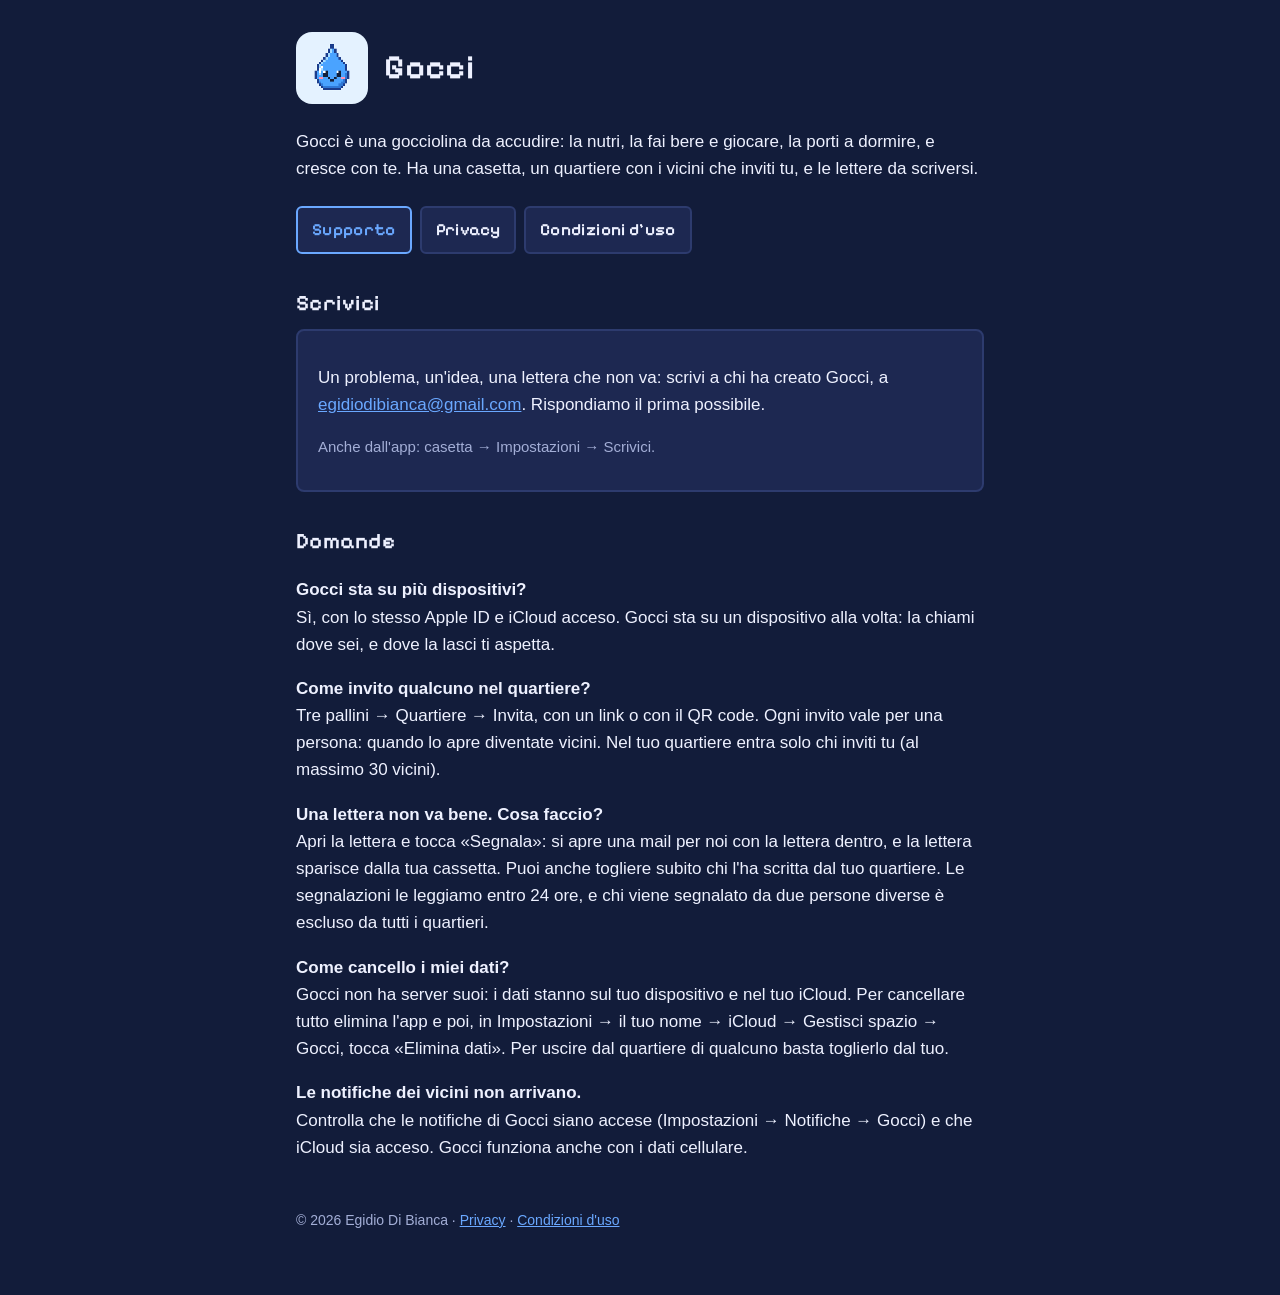
<file: index.html>
<!doctype html>
<html lang="it">
<head>
  <meta charset="utf-8" />
  <meta name="viewport" content="width=device-width, initial-scale=1" />
  <title>Gocci</title>
  <meta http-equiv="refresh" content="0; url=gocci/" />
  <link rel="canonical" href="gocci/" />
</head>
<body>
  <p><a href="gocci/">Gocci</a></p>
</body>
</html>
</file>
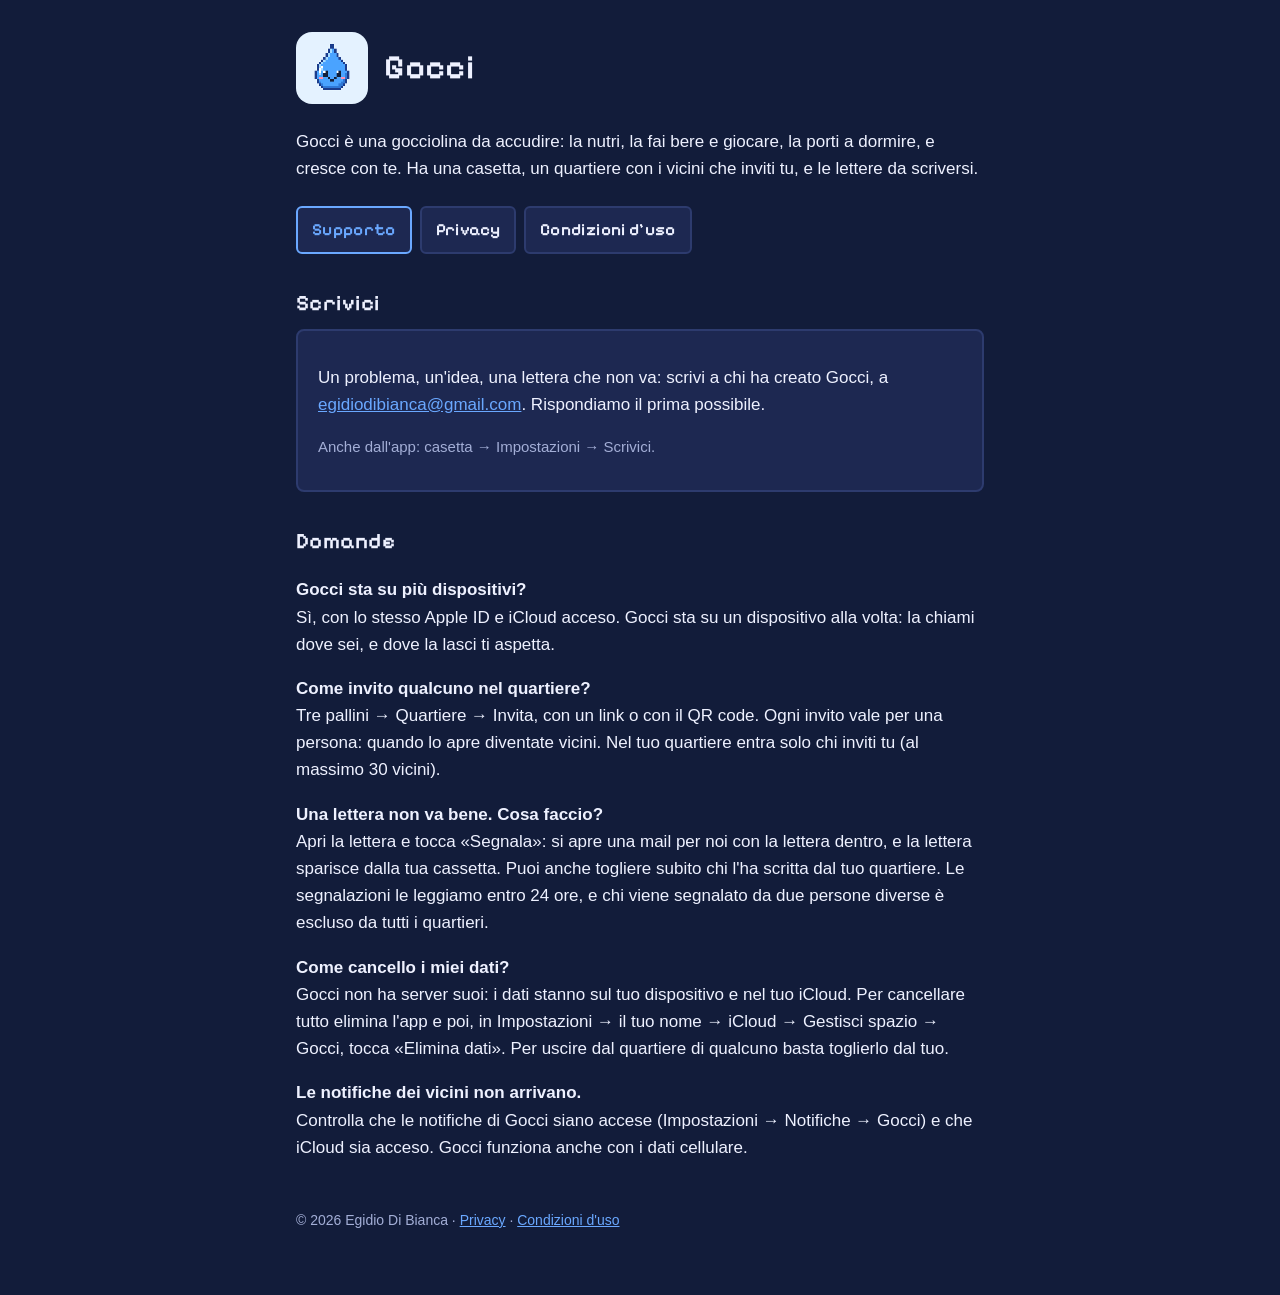
<file: gocci/index.html>
<!doctype html>
<html lang="it">
<head>
  <meta charset="utf-8" />
  <meta name="viewport" content="width=device-width, initial-scale=1" />
  <title>Gocci · Supporto</title>
  <meta name="description" content="Gocci, la gocciolina da accudire sull'iPhone: aiuto, domande e contatti." />
  <link rel="icon" href="favicon.png" />
  <link rel="stylesheet" href="stile.css" />
</head>
<body>
<main>
  <header>
    <img src="gocci.png" alt="Gocci" />
    <h1>Gocci</h1>
  </header>
  <p>Gocci è una gocciolina da accudire: la nutri, la fai bere e giocare, la porti a dormire, e cresce con te. Ha una casetta, un quartiere con i vicini che inviti tu, e le lettere da scriversi.</p>

  <nav>
    <a href="./" aria-current="page">Supporto</a>
    <a href="privacy.html">Privacy</a>
    <a href="condizioni.html">Condizioni d'uso</a>
  </nav>

  <h2>Scrivici</h2>
  <div class="card">
    <p>Un problema, un'idea, una lettera che non va: scrivi a chi ha creato Gocci, a <a href="mailto:egidiodibianca@gmail.com">egidiodibianca@gmail.com</a>. Rispondiamo il prima possibile.</p>
    <p class="muted">Anche dall'app: casetta → Impostazioni → Scrivici.</p>
  </div>

  <h2>Domande</h2>

  <p><strong>Gocci sta su più dispositivi?</strong><br />
  Sì, con lo stesso Apple ID e iCloud acceso. Gocci sta su un dispositivo alla volta: la chiami dove sei, e dove la lasci ti aspetta.</p>

  <p><strong>Come invito qualcuno nel quartiere?</strong><br />
  Tre pallini → Quartiere → Invita, con un link o con il QR code. Ogni invito vale per una persona: quando lo apre diventate vicini. Nel tuo quartiere entra solo chi inviti tu (al massimo 30 vicini).</p>

  <p><strong>Una lettera non va bene. Cosa faccio?</strong><br />
  Apri la lettera e tocca «Segnala»: si apre una mail per noi con la lettera dentro, e la lettera sparisce dalla tua cassetta. Puoi anche togliere subito chi l'ha scritta dal tuo quartiere. Le segnalazioni le leggiamo entro 24 ore, e chi viene segnalato da due persone diverse è escluso da tutti i quartieri.</p>

  <p><strong>Come cancello i miei dati?</strong><br />
  Gocci non ha server suoi: i dati stanno sul tuo dispositivo e nel tuo iCloud. Per cancellare tutto elimina l'app e poi, in Impostazioni → il tuo nome → iCloud → Gestisci spazio → Gocci, tocca «Elimina dati». Per uscire dal quartiere di qualcuno basta toglierlo dal tuo.</p>

  <p><strong>Le notifiche dei vicini non arrivano.</strong><br />
  Controlla che le notifiche di Gocci siano accese (Impostazioni → Notifiche → Gocci) e che iCloud sia acceso. Gocci funziona anche con i dati cellulare.</p>

  <footer>© 2026 Egidio Di Bianca · <a href="privacy.html">Privacy</a> · <a href="condizioni.html">Condizioni d'uso</a></footer>
</main>
</body>
</html>
</file>
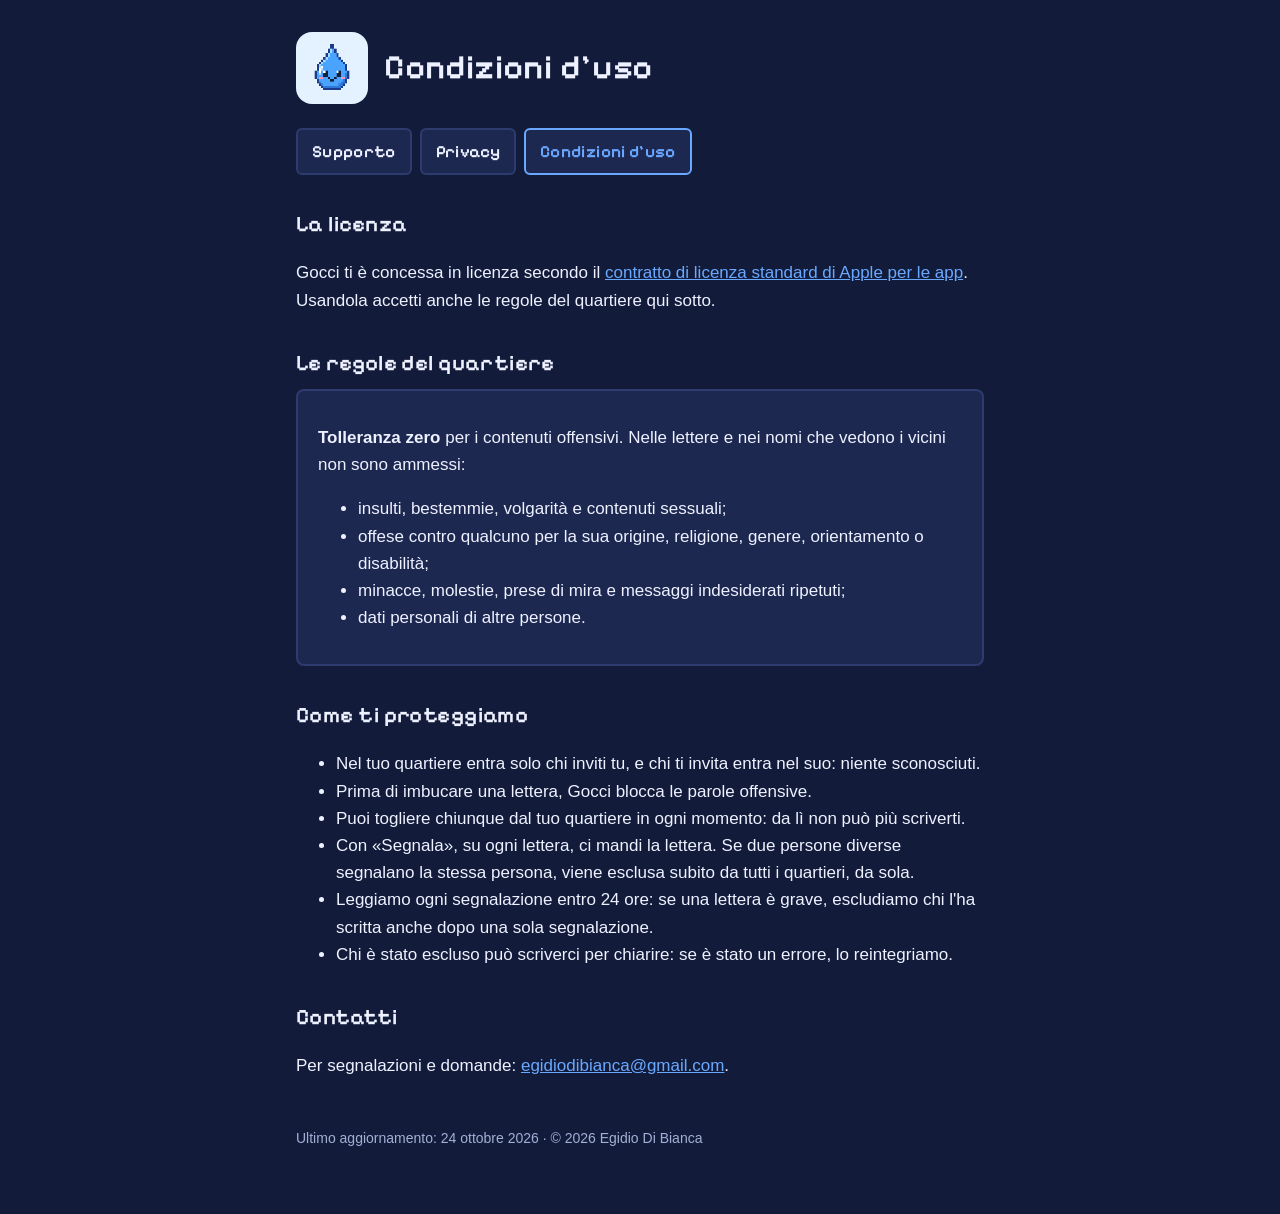
<file: gocci/condizioni.html>
<!doctype html>
<html lang="it">
<head>
  <meta charset="utf-8" />
  <meta name="viewport" content="width=device-width, initial-scale=1" />
  <title>Gocci · Condizioni d'uso</title>
  <meta name="description" content="Le condizioni d'uso di Gocci e le regole del quartiere." />
  <link rel="icon" href="favicon.png" />
  <link rel="stylesheet" href="stile.css" />
</head>
<body>
<main>
  <header>
    <img src="gocci.png" alt="Gocci" />
    <h1>Condizioni d'uso</h1>
  </header>

  <nav>
    <a href="./">Supporto</a>
    <a href="privacy.html">Privacy</a>
    <a href="condizioni.html" aria-current="page">Condizioni d'uso</a>
  </nav>

  <h2>La licenza</h2>
  <p>Gocci ti è concessa in licenza secondo il <a href="https://www.apple.com/legal/internet-services/itunes/dev/stdeula/">contratto di licenza standard di Apple per le app</a>. Usandola accetti anche le regole del quartiere qui sotto.</p>

  <h2>Le regole del quartiere</h2>
  <div class="card">
    <p><strong>Tolleranza zero</strong> per i contenuti offensivi. Nelle lettere e nei nomi che vedono i vicini non sono ammessi:</p>
    <ul>
      <li>insulti, bestemmie, volgarità e contenuti sessuali;</li>
      <li>offese contro qualcuno per la sua origine, religione, genere, orientamento o disabilità;</li>
      <li>minacce, molestie, prese di mira e messaggi indesiderati ripetuti;</li>
      <li>dati personali di altre persone.</li>
    </ul>
  </div>

  <h2>Come ti proteggiamo</h2>
  <ul>
    <li>Nel tuo quartiere entra solo chi inviti tu, e chi ti invita entra nel suo: niente sconosciuti.</li>
    <li>Prima di imbucare una lettera, Gocci blocca le parole offensive.</li>
    <li>Puoi togliere chiunque dal tuo quartiere in ogni momento: da lì non può più scriverti.</li>
    <li>Con «Segnala», su ogni lettera, ci mandi la lettera. Se due persone diverse segnalano la stessa persona, viene esclusa subito da tutti i quartieri, da sola.</li>
    <li>Leggiamo ogni segnalazione entro 24 ore: se una lettera è grave, escludiamo chi l'ha scritta anche dopo una sola segnalazione.</li>
    <li>Chi è stato escluso può scriverci per chiarire: se è stato un errore, lo reintegriamo.</li>
  </ul>

  <h2>Contatti</h2>
  <p>Per segnalazioni e domande: <a href="mailto:egidiodibianca@gmail.com">egidiodibianca@gmail.com</a>.</p>

  <footer>Ultimo aggiornamento: 24 ottobre 2026 · © 2026 Egidio Di Bianca</footer>
</main>
</body>
</html>
</file>
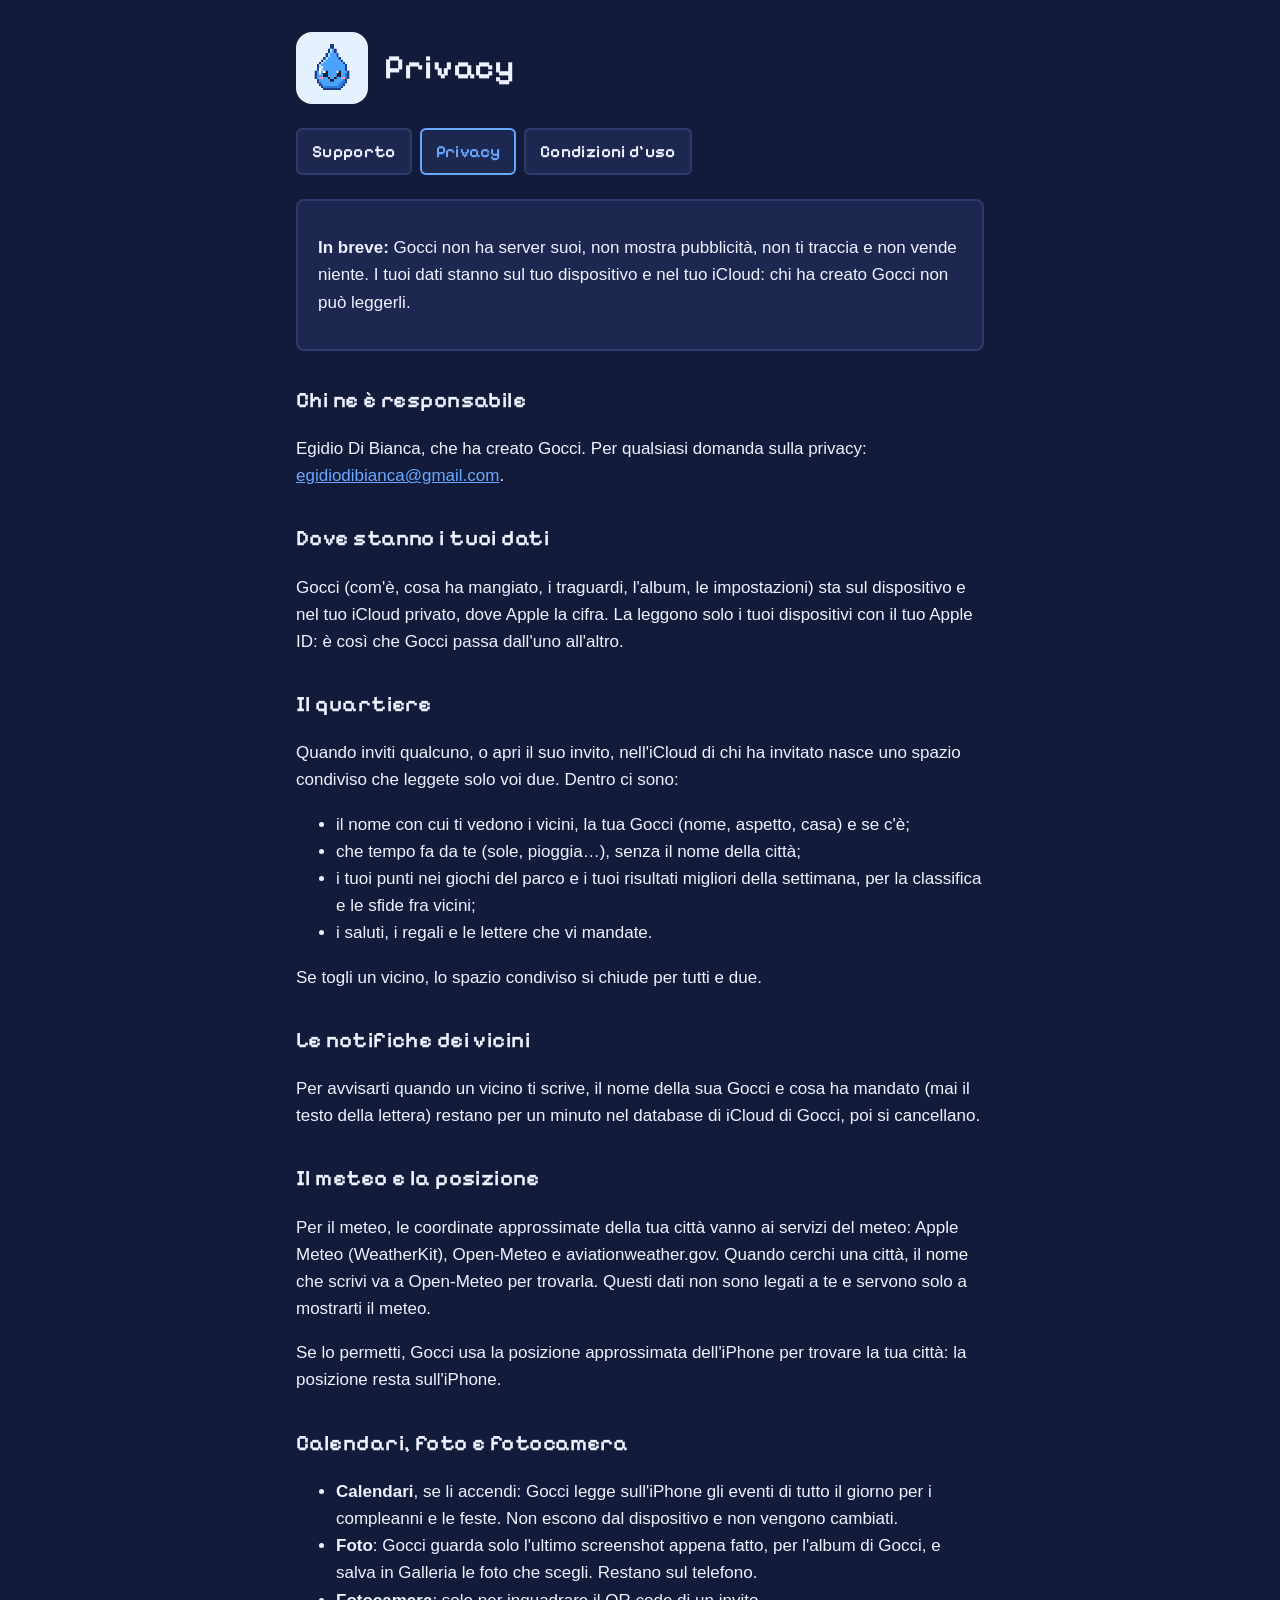
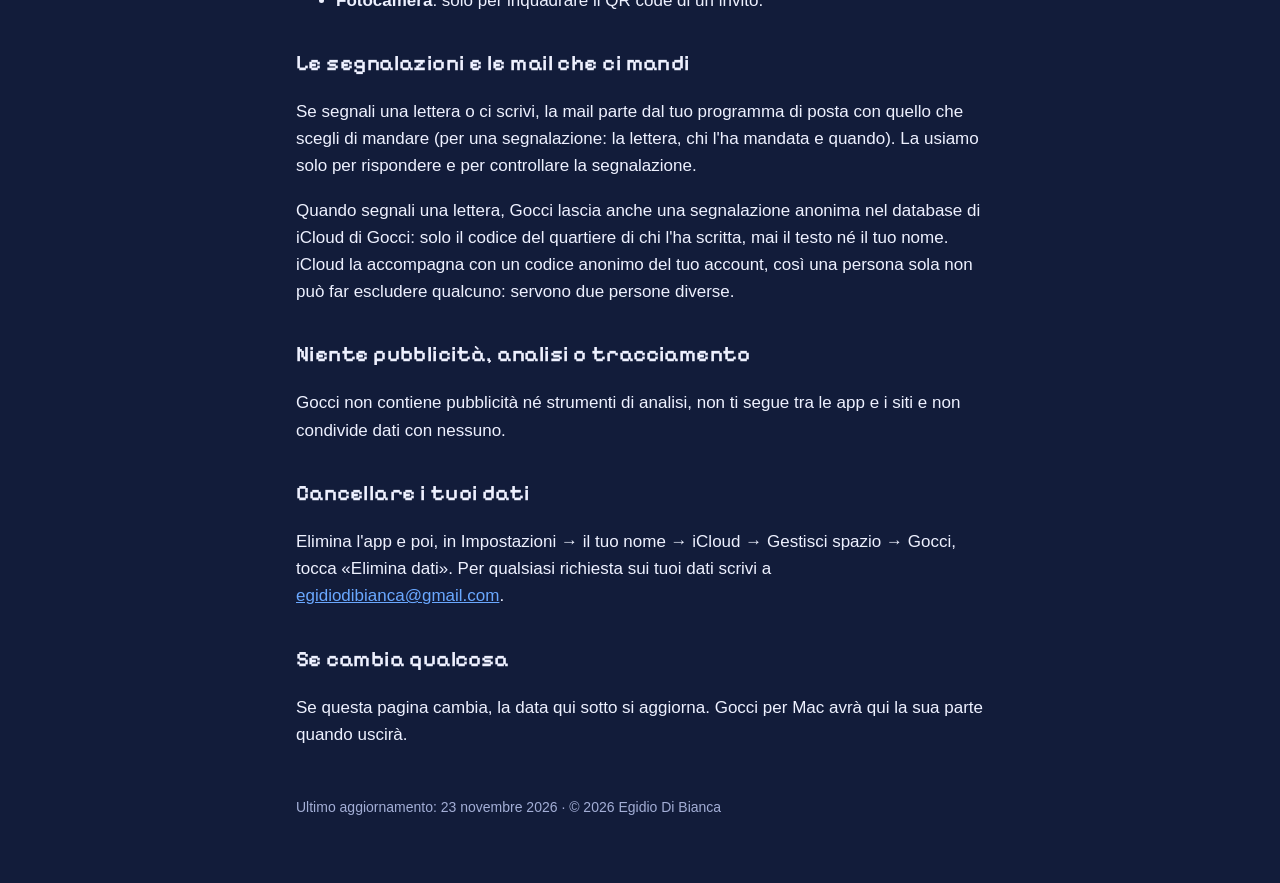
<file: gocci/privacy.html>
<!doctype html>
<html lang="it">
<head>
  <meta charset="utf-8" />
  <meta name="viewport" content="width=device-width, initial-scale=1" />
  <title>Gocci · Privacy</title>
  <meta name="description" content="Come Gocci tratta i tuoi dati: niente server, niente pubblicità, niente tracciamento." />
  <link rel="icon" href="favicon.png" />
  <link rel="stylesheet" href="stile.css" />
</head>
<body>
<main>
  <header>
    <img src="gocci.png" alt="Gocci" />
    <h1>Privacy</h1>
  </header>

  <nav>
    <a href="./">Supporto</a>
    <a href="privacy.html" aria-current="page">Privacy</a>
    <a href="condizioni.html">Condizioni d'uso</a>
  </nav>

  <div class="card">
    <p><strong>In breve:</strong> Gocci non ha server suoi, non mostra pubblicità, non ti traccia e non vende niente. I tuoi dati stanno sul tuo dispositivo e nel tuo iCloud: chi ha creato Gocci non può leggerli.</p>
  </div>

  <h2>Chi ne è responsabile</h2>
  <p>Egidio Di Bianca, che ha creato Gocci. Per qualsiasi domanda sulla privacy: <a href="mailto:egidiodibianca@gmail.com">egidiodibianca@gmail.com</a>.</p>

  <h2>Dove stanno i tuoi dati</h2>
  <p>Gocci (com'è, cosa ha mangiato, i traguardi, l'album, le impostazioni) sta sul dispositivo e nel tuo iCloud privato, dove Apple la cifra. La leggono solo i tuoi dispositivi con il tuo Apple ID: è così che Gocci passa dall'uno all'altro.</p>

  <h2>Il quartiere</h2>
  <p>Quando inviti qualcuno, o apri il suo invito, nell'iCloud di chi ha invitato nasce uno spazio condiviso che leggete solo voi due. Dentro ci sono:</p>
  <ul>
    <li>il nome con cui ti vedono i vicini, la tua Gocci (nome, aspetto, casa) e se c'è;</li>
    <li>che tempo fa da te (sole, pioggia…), senza il nome della città;</li>
    <li>i tuoi punti nei giochi del parco e i tuoi risultati migliori della settimana, per la classifica e le sfide fra vicini;</li>
    <li>i saluti, i regali e le lettere che vi mandate.</li>
  </ul>
  <p>Se togli un vicino, lo spazio condiviso si chiude per tutti e due.</p>

  <h2>Le notifiche dei vicini</h2>
  <p>Per avvisarti quando un vicino ti scrive, il nome della sua Gocci e cosa ha mandato (mai il testo della lettera) restano per un minuto nel database di iCloud di Gocci, poi si cancellano.</p>

  <h2>Il meteo e la posizione</h2>
  <p>Per il meteo, le coordinate approssimate della tua città vanno ai servizi del meteo: Apple Meteo (WeatherKit), Open-Meteo e aviationweather.gov. Quando cerchi una città, il nome che scrivi va a Open-Meteo per trovarla. Questi dati non sono legati a te e servono solo a mostrarti il meteo.</p>
  <p>Se lo permetti, Gocci usa la posizione approssimata dell'iPhone per trovare la tua città: la posizione resta sull'iPhone.</p>

  <h2>Calendari, foto e fotocamera</h2>
  <ul>
    <li><strong>Calendari</strong>, se li accendi: Gocci legge sull'iPhone gli eventi di tutto il giorno per i compleanni e le feste. Non escono dal dispositivo e non vengono cambiati.</li>
    <li><strong>Foto</strong>: Gocci guarda solo l'ultimo screenshot appena fatto, per l'album di Gocci, e salva in Galleria le foto che scegli. Restano sul telefono.</li>
    <li><strong>Fotocamera</strong>: solo per inquadrare il QR code di un invito.</li>
  </ul>

  <h2>Le segnalazioni e le mail che ci mandi</h2>
  <p>Se segnali una lettera o ci scrivi, la mail parte dal tuo programma di posta con quello che scegli di mandare (per una segnalazione: la lettera, chi l'ha mandata e quando). La usiamo solo per rispondere e per controllare la segnalazione.</p>
  <p>Quando segnali una lettera, Gocci lascia anche una segnalazione anonima nel database di iCloud di Gocci: solo il codice del quartiere di chi l'ha scritta, mai il testo né il tuo nome. iCloud la accompagna con un codice anonimo del tuo account, così una persona sola non può far escludere qualcuno: servono due persone diverse.</p>

  <h2>Niente pubblicità, analisi o tracciamento</h2>
  <p>Gocci non contiene pubblicità né strumenti di analisi, non ti segue tra le app e i siti e non condivide dati con nessuno.</p>

  <h2>Cancellare i tuoi dati</h2>
  <p>Elimina l'app e poi, in Impostazioni → il tuo nome → iCloud → Gestisci spazio → Gocci, tocca «Elimina dati». Per qualsiasi richiesta sui tuoi dati scrivi a <a href="mailto:egidiodibianca@gmail.com">egidiodibianca@gmail.com</a>.</p>

  <h2>Se cambia qualcosa</h2>
  <p>Se questa pagina cambia, la data qui sotto si aggiorna. Gocci per Mac avrà qui la sua parte quando uscirà.</p>

  <footer>Ultimo aggiornamento: 23 novembre 2026 · © 2026 Egidio Di Bianca</footer>
</main>
</body>
</html>
</file>
<file: gocci/stile.css>
/* Le pagine pubbliche di Gocci (supporto, privacy, condizioni d'uso): i colori della
   casetta, i titoli nel carattere di Gocci, il testo lungo in quello di sistema. */

@font-face {
  font-family: "Gocci";
  src: url("Gocci-Regular.ttf") format("truetype");
  font-weight: 400;
  font-display: swap;
}

@font-face {
  font-family: "Gocci";
  src: url("Gocci-SemiBold.ttf") format("truetype");
  font-weight: 600;
  font-display: swap;
}

:root {
  --bg: #121c3a;
  --card: #1d2851;
  --edge: #2d3b6e;
  --ink: #eef1ff;
  --muted: #a3aed6;
  --accent: #6aa8ff;
}

* {
  box-sizing: border-box;
}

body {
  margin: 0;
  background: var(--bg);
  color: var(--ink);
  font: 17px/1.6 -apple-system, BlinkMacSystemFont, "Helvetica Neue", Arial, sans-serif;
}

main {
  max-width: 720px;
  margin: 0 auto;
  padding: 32px 16px 64px;
}

header {
  display: flex;
  align-items: center;
  gap: 16px;
  margin-bottom: 24px;
}

header img {
  width: 72px;
  height: 72px;
  border-radius: 16px;
  image-rendering: pixelated;
}

h1,
h2,
nav {
  font-family: "Gocci", -apple-system, sans-serif;
  font-weight: 600;
  letter-spacing: 0.02em;
}

h1 {
  margin: 0;
  font-size: 34px;
  line-height: 1.2;
}

h2 {
  margin: 32px 0 8px;
  font-size: 22px;
}

p,
li {
  color: var(--ink);
}

.muted {
  color: var(--muted);
  font-size: 15px;
}

a {
  color: var(--accent);
}

nav {
  display: flex;
  flex-wrap: wrap;
  gap: 8px;
  margin: 24px 0;
}

nav a {
  padding: 8px 14px;
  background: var(--card);
  border: 2px solid var(--edge);
  border-radius: 6px;
  color: var(--ink);
  text-decoration: none;
}

nav a[aria-current="page"] {
  border-color: var(--accent);
  color: var(--accent);
}

.card {
  padding: 16px 20px;
  background: var(--card);
  border: 2px solid var(--edge);
  border-radius: 8px;
}

footer {
  margin-top: 48px;
  color: var(--muted);
  font-size: 14px;
}
</file>
